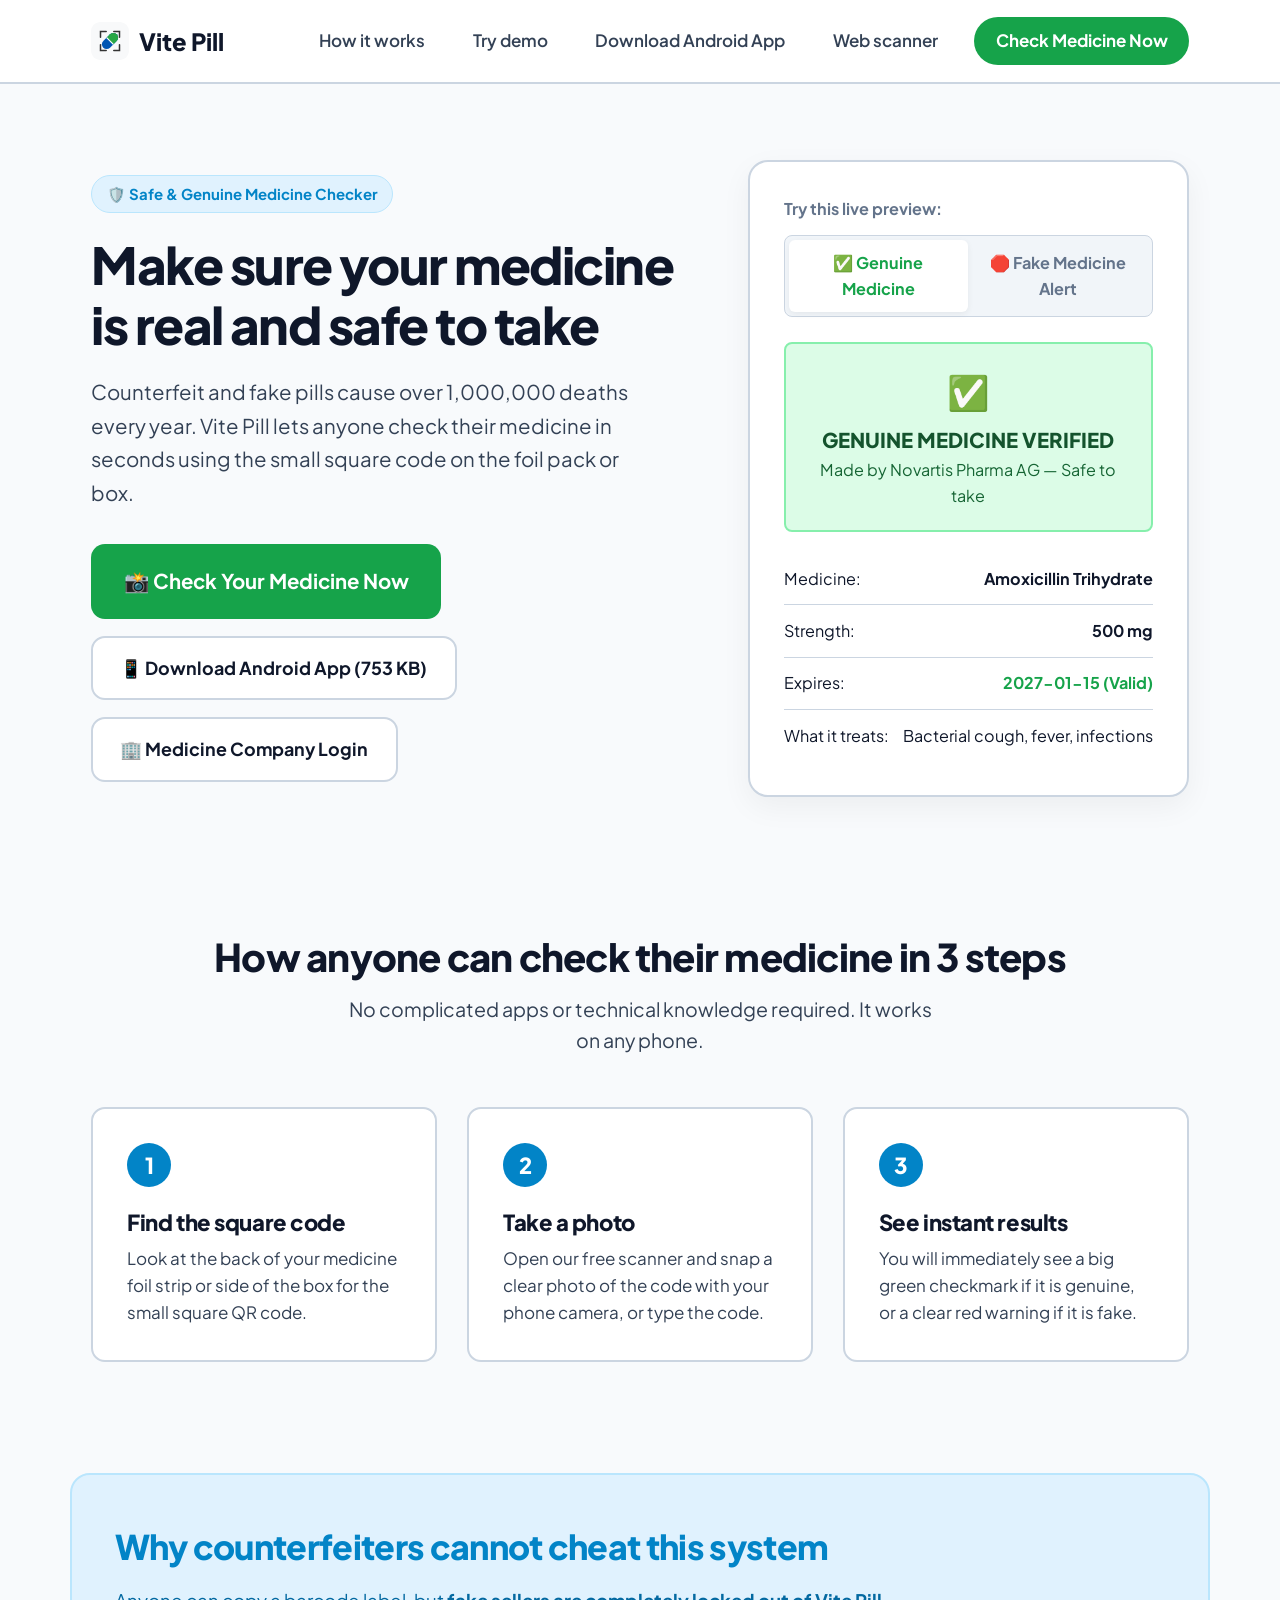
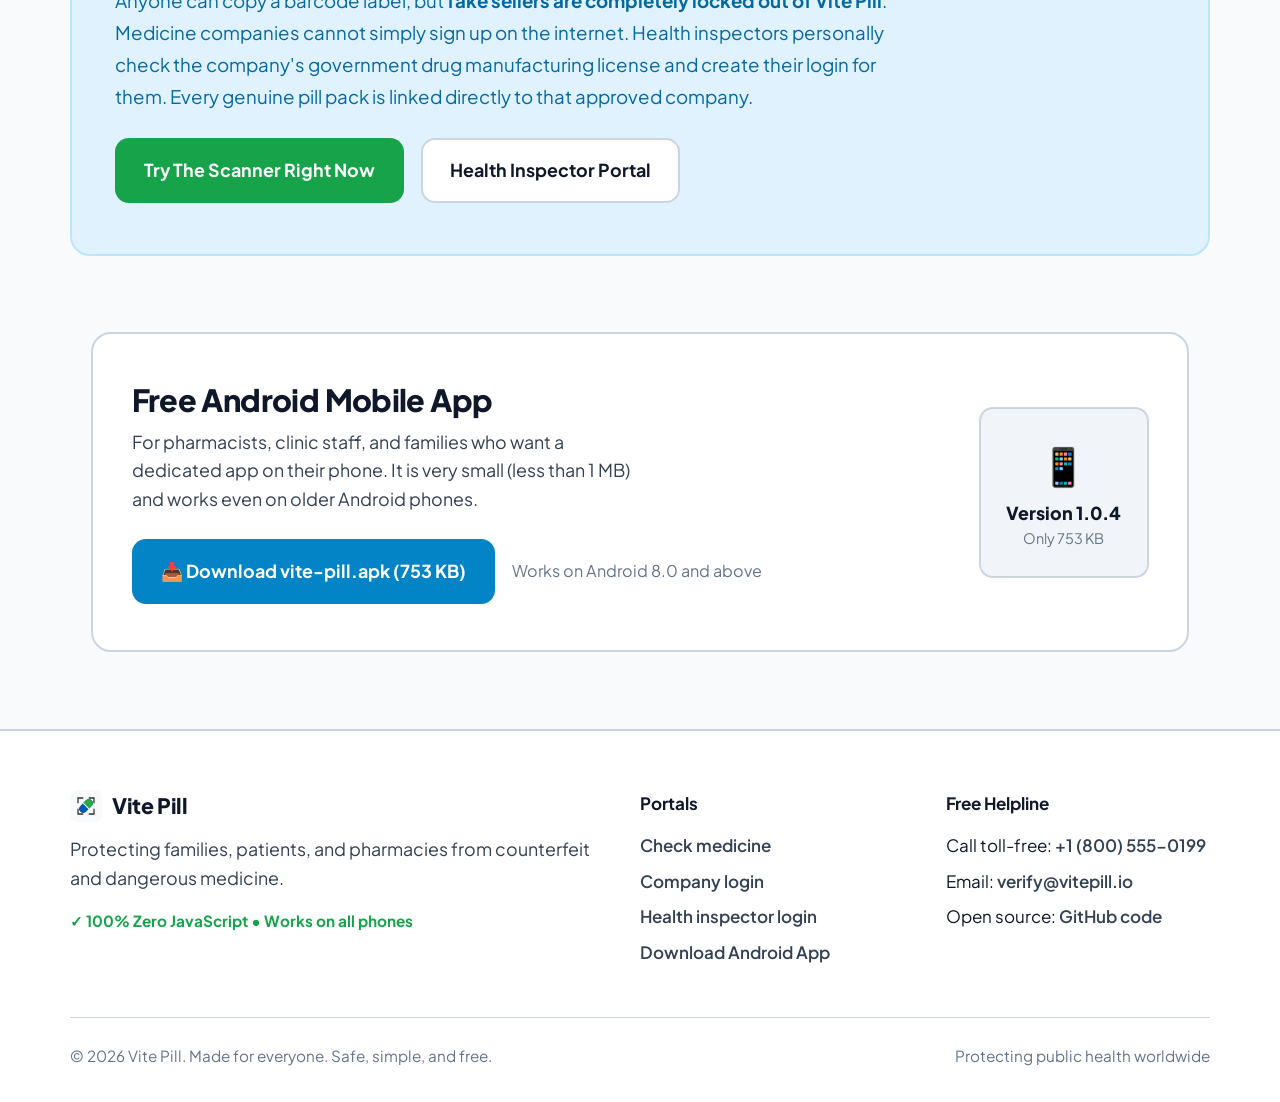
<file: index.html>
<!DOCTYPE html>
<html lang="en">
<head>
    <meta charset="UTF-8">
    <meta name="viewport" content="width=device-width, initial-scale=1.0">
    <title>Vite Pill — Check If Your Medicine Is Real and Safe</title>
    <meta name="description" content="Check if your medicine is genuine in seconds. Stop counterfeit pills and protect your family with Vite Pill. 100% Zero JavaScript.">
    
    <link rel="icon" type="image/svg+xml" href="logo.svg">
    <link rel="manifest" href="/manifest.json">
    <meta name="theme-color" content="#0284c7">
    <meta name="apple-mobile-web-app-capable" content="yes">
    <meta name="apple-mobile-web-app-status-bar-style" content="default">
    <link rel="preconnect" href="https://fonts.googleapis.com">
    <link rel="preconnect" href="https://fonts.gstatic.com" crossorigin>
    <link href="https://fonts.googleapis.com/css2?family=Plus+Jakarta+Sans:wght@400;500;600;700;800&display=swap" rel="stylesheet">

    <style>
        /* ==========================================================================
           Vite Pill — Universal Accessibility Design (100% Zero JavaScript)
           Designed for everyone: patients, elderly, parents, pharmacists, workers.
           ========================================================================== */
        :root {
            --bg-page: #f8fafc;
            --bg-card: #ffffff;
            --bg-subtle: #f1f5f9;
            --border-color: #cbd5e1;

            --text-main: #0f172a;
            --text-muted: #334155;
            --text-light: #64748b;

            --blue-primary: #0284c7;
            --blue-hover: #0369a1;
            --blue-bg: #e0f2fe;

            --green-safe: #16a34a;
            --green-hover: #15803d;
            --green-bg: #dcfce7;
            --green-border: #86efac;

            --red-danger: #dc2626;
            --red-hover: #b91c1c;
            --red-bg: #fee2e2;
            --red-border: #fca5a5;

            --font-family: 'Plus Jakarta Sans', -apple-system, BlinkMacSystemFont, 'Segoe UI', Roboto, sans-serif;

            --radius-sm: 8px;
            --radius-md: 14px;
            --radius-lg: 20px;
        }

        *, *::before, *::after {
            box-sizing: border-box;
            margin: 0;
            padding: 0;
        }

        html {
            font-size: 17px;
            scroll-behavior: smooth;
            overflow-x: hidden;
            max-width: 100%;
        }

        body {
            font-family: var(--font-family);
            background-color: var(--bg-page);
            color: var(--text-main);
            line-height: 1.6;
            min-height: 100vh;
            display: flex;
            flex-direction: column;
            overflow-x: hidden;
            -webkit-font-smoothing: antialiased;
        }

        h1, h2, h3, h4 {
            color: var(--text-main);
            font-weight: 800;
            line-height: 1.25;
            letter-spacing: -0.02em;
        }

        p {
            color: var(--text-muted);
            font-size: 1.05rem;
        }

        a {
            color: var(--blue-primary);
            text-decoration: none;
            font-weight: 600;
        }

        a:hover {
            color: var(--blue-hover);
            text-decoration: underline;
        }

        /* --------------------------------------------------------------------------
           Header
           -------------------------------------------------------------------------- */
        .site-header {
            background: #ffffff;
            border-bottom: 2px solid var(--border-color);
            position: sticky;
            top: 0;
            z-index: 100;
        }

        .header-inner {
            max-width: 1140px;
            margin: 0 auto;
            padding: 1rem 1.25rem;
            display: flex;
            align-items: center;
            justify-content: space-between;
        }

        .brand-logo {
            display: flex;
            align-items: center;
            gap: 0.6rem;
            font-size: 1.4rem;
            font-weight: 800;
            color: var(--text-main);
            text-decoration: none !important;
        }

        .brand-logo-img {
            width: 38px;
            height: 38px;
            border-radius: 9px;
            object-fit: contain;
            display: block;
        }

        .brand-icon {
            width: 38px;
            height: 38px;
            background: var(--blue-primary);
            color: #ffffff;
            border-radius: 10px;
            display: flex;
            align-items: center;
            justify-content: center;
            font-size: 1.35rem;
            font-weight: 800;
        }

        /* Mobile Drawer in pure CSS */
        .nav-toggle-input {
            display: none;
        }

        .nav-toggle-btn {
            display: none;
            cursor: pointer;
            padding: 0.5rem 0.9rem;
            background: var(--bg-subtle);
            border: 2px solid var(--border-color);
            border-radius: var(--radius-sm);
            font-weight: 700;
        }

        .nav-links {
            display: flex;
            align-items: center;
            gap: 1.5rem;
            list-style: none;
        }

        .nav-links a {
            color: var(--text-muted);
            font-size: 1rem;
            font-weight: 600;
            padding: 0.45rem 0.65rem;
            border-radius: var(--radius-sm);
            text-decoration: none;
        }

        .nav-links a:hover {
            color: var(--blue-primary);
        }

        .nav-cta {
            background: var(--green-safe) !important;
            color: #ffffff !important;
            font-weight: 700 !important;
            padding: 0.6rem 1.25rem !important;
            border-radius: 9999px !important;
        }

        .nav-cta:hover {
            background: var(--green-hover) !important;
            text-decoration: none !important;
        }

        /* --------------------------------------------------------------------------
           Hero Section (Clear, Large, Reassuring)
           -------------------------------------------------------------------------- */
        .hero {
            max-width: 1140px;
            margin: 0 auto;
            padding: 4.5rem 1.25rem 3.5rem;
            display: grid;
            grid-template-columns: 1.15fr 0.85fr;
            gap: 3.5rem;
            align-items: center;
            width: 100%;
        }

        .hero-badge {
            display: inline-flex;
            align-items: center;
            gap: 0.5rem;
            padding: 0.35rem 0.85rem;
            background: var(--blue-bg);
            border: 1px solid #bae6fd;
            border-radius: 9999px;
            color: var(--blue-primary);
            font-weight: 700;
            font-size: 0.88rem;
            margin-bottom: 1.25rem;
        }

        .hero-title {
            font-size: 3rem;
            font-weight: 800;
            letter-spacing: -0.03em;
            line-height: 1.18;
            margin-bottom: 1.25rem;
            color: var(--text-main);
        }

        .hero-desc {
            font-size: 1.2rem;
            color: var(--text-muted);
            line-height: 1.65;
            margin-bottom: 2rem;
            max-width: 540px;
        }

        .hero-actions {
            display: flex;
            gap: 1rem;
            flex-wrap: wrap;
        }

        /* Big, accessible buttons */
        .btn {
            display: inline-flex;
            align-items: center;
            justify-content: center;
            gap: 0.6rem;
            padding: 0.95rem 1.6rem;
            font-size: 1.05rem;
            font-weight: 700;
            font-family: var(--font-family);
            border-radius: var(--radius-md);
            border: 2px solid transparent;
            cursor: pointer;
            text-decoration: none !important;
            transition: all 0.15s ease;
            min-height: 54px;
        }

        .btn-green {
            background: var(--green-safe);
            color: #ffffff;
        }

        .btn-green:hover {
            background: var(--green-hover);
        }

        .btn-blue {
            background: var(--blue-primary);
            color: #ffffff;
        }

        .btn-blue:hover {
            background: var(--blue-hover);
        }

        .btn-white {
            background: #ffffff;
            color: var(--text-main);
            border-color: var(--border-color);
        }

        .btn-white:hover {
            background: var(--bg-subtle);
            border-color: var(--text-muted);
        }

        /* --------------------------------------------------------------------------
           Interactive Live Demo (Pure CSS, accessible for anyone)
           -------------------------------------------------------------------------- */
        .demo-card {
            background: var(--bg-card);
            border: 2px solid var(--border-color);
            border-radius: var(--radius-lg);
            padding: 2rem;
            box-shadow: 0 10px 30px rgba(0, 0, 0, 0.05);
        }

        .sim-radio {
            display: none;
        }

        .sim-tabs {
            display: flex;
            background: var(--bg-subtle);
            border-radius: var(--radius-sm);
            padding: 4px;
            margin-bottom: 1.5rem;
            border: 1px solid var(--border-color);
        }

        .sim-tabs label {
            flex: 1;
            padding: 0.6rem 0.85rem;
            text-align: center;
            font-size: 0.95rem;
            font-weight: 700;
            cursor: pointer;
            border-radius: 6px;
            color: var(--text-light);
            transition: all 0.15s ease;
        }

        #tab-safe:checked ~ .sim-tabs label[for="tab-safe"] {
            background: #ffffff;
            color: var(--green-safe);
            box-shadow: 0 2px 6px rgba(0,0,0,0.06);
        }

        #tab-fake:checked ~ .sim-tabs label[for="tab-fake"] {
            background: #ffffff;
            color: var(--red-danger);
            box-shadow: 0 2px 6px rgba(0,0,0,0.06);
        }

        .panel-safe, .panel-fake {
            display: none;
        }

        #tab-safe:checked ~ .panel-safe {
            display: block;
        }

        #tab-fake:checked ~ .panel-fake {
            display: block;
        }

        .fact-item {
            display: flex;
            justify-content: space-between;
            padding: 0.75rem 0;
            border-bottom: 1px solid var(--border-color);
            font-size: 0.95rem;
        }

        .fact-item:last-child {
            border-bottom: none;
        }

        /* --------------------------------------------------------------------------
           3 Steps Section
           -------------------------------------------------------------------------- */
        .section {
            max-width: 1140px;
            margin: 0 auto;
            padding: 4.5rem 1.25rem;
            width: 100%;
        }

        .section-title {
            font-size: 2.25rem;
            margin-bottom: 0.75rem;
            text-align: center;
        }

        .section-desc {
            font-size: 1.15rem;
            text-align: center;
            margin: 0 auto 3rem;
            max-width: 600px;
        }

        .steps-row {
            display: grid;
            grid-template-columns: repeat(auto-fit, minmax(280px, 1fr));
            gap: 1.75rem;
        }

        .step-box {
            background: #ffffff;
            border: 2px solid var(--border-color);
            border-radius: var(--radius-md);
            padding: 2rem;
            text-align: left;
        }

        .step-number {
            width: 44px;
            height: 44px;
            border-radius: 50%;
            background: var(--blue-primary);
            color: #ffffff;
            font-size: 1.3rem;
            font-weight: 800;
            display: flex;
            align-items: center;
            justify-content: center;
            margin-bottom: 1.25rem;
        }

        .step-heading {
            font-size: 1.3rem;
            margin-bottom: 0.5rem;
        }

        .step-copy {
            font-size: 1rem;
            color: var(--text-muted);
            line-height: 1.6;
        }

        /* --------------------------------------------------------------------------
           Why Fake Sellers Can't Fake This Section
           -------------------------------------------------------------------------- */
        .trust-banner {
            background: var(--blue-bg);
            border: 2px solid #bae6fd;
            border-radius: var(--radius-lg);
            padding: 3rem 2.5rem;
            margin: 2rem auto 4.5rem;
            max-width: 1140px;
            width: 100%;
        }

        .trust-title {
            font-size: 2rem;
            color: var(--blue-primary);
            margin-bottom: 1rem;
        }

        .trust-copy {
            font-size: 1.1rem;
            color: #0369a1;
            line-height: 1.7;
            max-width: 780px;
            margin-bottom: 1.5rem;
        }

        /* --------------------------------------------------------------------------
           Mobile App Download Card (753 KB APK)
           -------------------------------------------------------------------------- */
        .apk-card {
            background: #ffffff;
            border: 2px solid var(--border-color);
            border-radius: var(--radius-lg);
            padding: 2.75rem 2.25rem;
            display: flex;
            justify-content: space-between;
            align-items: center;
            gap: 2rem;
            flex-wrap: wrap;
        }

        /* --------------------------------------------------------------------------
           Pure CSS Modal for Portal Choices
           -------------------------------------------------------------------------- */
        .css-modal {
            position: fixed;
            top: 0;
            left: 0;
            width: 100%;
            height: 100%;
            background: rgba(15, 23, 42, 0.6);
            backdrop-filter: blur(4px);
            display: none;
            justify-content: center;
            align-items: center;
            z-index: 1000;
            padding: 1.5rem;
        }

        .css-modal:target {
            display: flex;
        }

        .modal-box {
            background: #ffffff;
            border: 2px solid var(--border-color);
            border-radius: var(--radius-lg);
            padding: 2.5rem;
            max-width: 480px;
            width: 100%;
            position: relative;
            box-shadow: 0 20px 40px rgba(0, 0, 0, 0.1);
        }

        .modal-close {
            position: absolute;
            top: 1rem;
            right: 1.25rem;
            font-size: 1.5rem;
            color: var(--text-light);
            text-decoration: none;
        }

        /* --------------------------------------------------------------------------
           Footer
           -------------------------------------------------------------------------- */
        .site-footer {
            background: #ffffff;
            border-top: 2px solid var(--border-color);
            padding: 3.5rem 1.25rem 2rem;
            margin-top: auto;
            width: 100%;
        }

        .footer-grid {
            max-width: 1140px;
            margin: 0 auto;
            display: grid;
            grid-template-columns: 2fr 1fr 1fr;
            gap: 2.5rem;
            margin-bottom: 2.5rem;
        }

        .footer-col h5 {
            font-size: 1rem;
            font-weight: 700;
            color: var(--text-main);
            margin-bottom: 0.85rem;
        }

        .footer-col ul {
            list-style: none;
        }

        .footer-col li {
            margin-bottom: 0.5rem;
        }

        .footer-col a {
            color: var(--text-muted);
            font-size: 1rem;
        }

        .footer-col a:hover {
            color: var(--blue-primary);
        }

        .footer-bottom {
            max-width: 1140px;
            margin: 0 auto;
            padding-top: 1.5rem;
            border-top: 1px solid var(--border-color);
            display: flex;
            justify-content: space-between;
            align-items: center;
            font-size: 0.9rem;
            color: var(--text-light);
            flex-wrap: wrap;
            gap: 1rem;
        }

        @media (max-width: 900px) {
            .hero {
                grid-template-columns: 1fr;
                padding-top: 3rem;
            }
            .hero-title {
                font-size: 2.4rem;
            }
            .footer-grid {
                grid-template-columns: 1fr;
            }
        }

        @media (max-width: 680px) {
            html {
                font-size: 16px;
            }
            .nav-toggle-btn {
                display: block;
            }
            .nav-links {
                display: none;
                position: absolute;
                top: 100%;
                left: 0;
                right: 0;
                background: #ffffff;
                flex-direction: column;
                align-items: stretch;
                padding: 1.5rem;
                gap: 0.75rem;
                border-bottom: 2px solid var(--border-color);
                box-shadow: 0 10px 25px rgba(0,0,0,0.08);
            }
            .nav-toggle-input:checked ~ .nav-links {
                display: flex;
            }
        }
    </style>
</head>
<body>

    <!-- Accessible Navigation -->
    <header class="site-header">
        <div class="header-inner">
            <a href="#" class="brand-logo">
                <img src="logo.svg" alt="Vite Pill" class="brand-logo-img">
                <span>Vite Pill</span>
            </a>

            <!-- Pure CSS Toggle for Mobile Phones -->
            <input type="checkbox" id="mobile-toggle" class="nav-toggle-input">
            <label for="mobile-toggle" class="nav-toggle-btn">Menu ☰</label>

            <nav class="nav-links">
                <a href="#how-it-works">How it works</a>
                <a href="#try-demo">Try demo</a>
                <a href="vite-pill.apk" download>Download Android App</a>
                <a href="/scan">Web scanner</a>
                <a href="#portal-modal" class="nav-cta">Check Medicine Now</a>
            </nav>
        </div>
    </header>

    <!-- Hero Section -->
    <section class="hero">
        <div class="hero-content">
            <div class="hero-badge">
                <span>🛡️ Safe & Genuine Medicine Checker</span>
            </div>
            <h1 class="hero-title">Make sure your medicine is real and safe to take</h1>
            <p class="hero-desc">
                Counterfeit and fake pills cause over 1,000,000 deaths every year. Vite Pill lets anyone check their medicine in seconds using the small square code on the foil pack or box.
            </p>
            <div class="hero-actions">
                <a href="/scan" class="btn btn-green" style="font-size: 1.2rem; padding: 1.1rem 1.8rem;">
                    <span>📸 Check Your Medicine Now</span>
                </a>
                <a href="vite-pill.apk" class="btn btn-white" download>
                    <span>📱 Download Android App (753 KB)</span>
                </a>
                <a href="/login" class="btn btn-white">
                    <span>🏢 Medicine Company Login</span>
                </a>
            </div>
        </div>

        <!-- Live Demo Card (Pure CSS, Instant Understanding for Anyone) -->
        <div class="demo-card" id="try-demo">
            <div style="font-size: 0.95rem; font-weight: 700; color: var(--text-light); margin-bottom: 0.75rem;">
                Try this live preview:
            </div>

            <!-- Radio tab switchers in pure CSS -->
            <input type="radio" name="sim" id="tab-safe" class="sim-radio" checked>
            <input type="radio" name="sim" id="tab-fake" class="sim-radio">

            <div class="sim-tabs">
                <label for="tab-safe">✅ Genuine Medicine</label>
                <label for="tab-fake">🛑 Fake Medicine Alert</label>
            </div>

            <!-- Safe State -->
            <div class="panel-safe">
                <div style="background: var(--green-bg); border: 2px solid var(--green-border); border-radius: var(--radius-sm); padding: 1.25rem; margin-bottom: 1.25rem; text-align: center;">
                    <div style="font-size: 2rem; margin-bottom: 0.25rem;">✅</div>
                    <div style="color: #14532d; font-weight: 800; font-size: 1.2rem;">
                        GENUINE MEDICINE VERIFIED
                    </div>
                    <div style="font-size: 0.95rem; color: #166534;">
                        Made by Novartis Pharma AG — Safe to take
                    </div>
                </div>

                <div class="fact-item">
                    <span class="fact-label">Medicine:</span>
                    <span style="font-weight: 700;">Amoxicillin Trihydrate</span>
                </div>
                <div class="fact-item">
                    <span class="fact-label">Strength:</span>
                    <span style="font-weight: 700;">500 mg</span>
                </div>
                <div class="fact-item">
                    <span class="fact-label">Expires:</span>
                    <span style="color: var(--green-safe); font-weight: 700;">2027-01-15 (Valid)</span>
                </div>
                <div class="fact-item">
                    <span class="fact-label">What it treats:</span>
                    <span>Bacterial cough, fever, infections</span>
                </div>
            </div>

            <!-- Fake State -->
            <div class="panel-fake">
                <div style="background: var(--red-bg); border: 2px solid var(--red-border); border-radius: var(--radius-sm); padding: 1.25rem; margin-bottom: 1.25rem; text-align: center;">
                    <div style="font-size: 2.2rem; margin-bottom: 0.25rem;">🛑</div>
                    <div style="color: #7f1d1d; font-weight: 800; font-size: 1.2rem;">
                        DO NOT TAKE THIS MEDICINE
                    </div>
                    <div style="font-size: 0.95rem; color: #991b1b;">
                        This code is NOT found in any verified company database.
                    </div>
                </div>

                <p style="font-size: 0.95rem; color: var(--text-muted); line-height: 1.5; margin-bottom: 1rem;">
                    Fake pills may contain chalk or dangerous chemicals. Keep the pack and call the free helpline:
                </p>

                <div style="display: flex; flex-direction: column; gap: 0.6rem;">
                    <a href="tel:+18005550199" class="btn btn-red" style="font-size: 1rem; min-height: 48px;">
                        <span>📞 Call Helpline: +1 (800) 555-0199</span>
                    </a>
                </div>
            </div>
        </div>
    </section>

    <!-- 3 Simple Steps Anyone Can Follow -->
    <section class="section" id="how-it-works">
        <h2 class="section-title">How anyone can check their medicine in 3 steps</h2>
        <p class="section-desc">
            No complicated apps or technical knowledge required. It works on any phone.
        </p>

        <div class="steps-row">
            <div class="step-box">
                <div class="step-number">1</div>
                <h3 class="step-heading">Find the square code</h3>
                <p class="step-copy">
                    Look at the back of your medicine foil strip or side of the box for the small square QR code.
                </p>
            </div>

            <div class="step-box">
                <div class="step-number">2</div>
                <h3 class="step-heading">Take a photo</h3>
                <p class="step-copy">
                    Open our free scanner and snap a clear photo of the code with your phone camera, or type the code.
                </p>
            </div>

            <div class="step-box">
                <div class="step-number">3</div>
                <h3 class="step-heading">See instant results</h3>
                <p class="step-copy">
                    You will immediately see a big green checkmark if it is genuine, or a clear red warning if it is fake.
                </p>
            </div>
        </div>
    </section>

    <!-- Why Fake Sellers Can't Fake This -->
    <div style="padding: 0 1.25rem;">
        <div class="trust-banner">
            <h2 class="trust-title">Why counterfeiters cannot cheat this system</h2>
            <p class="trust-copy">
                Anyone can copy a barcode label, but <b>fake sellers are completely locked out of Vite Pill</b>.
                Medicine companies cannot simply sign up on the internet. Health inspectors personally check the company's government drug manufacturing license and create their login for them. Every genuine pill pack is linked directly to that approved company.
            </p>
            <div style="display: flex; gap: 1rem; flex-wrap: wrap;">
                <a href="/scan" class="btn btn-green">
                    <span>Try The Scanner Right Now</span>
                </a>
                <a href="/admin-login" class="btn btn-white">
                    <span>Health Inspector Portal</span>
                </a>
            </div>
        </div>
    </div>

    <!-- Android Mobile App Download -->
    <section class="section" style="padding-top: 0;">
        <div class="apk-card">
            <div>
                <h3 style="font-size: 1.8rem; margin-bottom: 0.5rem;">Free Android Mobile App</h3>
                <p style="font-size: 1.05rem; color: var(--text-muted); max-width: 520px; margin-bottom: 1.5rem;">
                    For pharmacists, clinic staff, and families who want a dedicated app on their phone. It is very small (less than 1 MB) and works even on older Android phones.
                </p>
                <div style="display: flex; gap: 1rem; align-items: center; flex-wrap: wrap;">
                    <a href="vite-pill.apk" class="btn btn-blue" download>
                        <span>📥 Download vite-pill.apk (753 KB)</span>
                    </a>
                    <span style="color: var(--text-light); font-size: 0.95rem;">Works on Android 8.0 and above</span>
                </div>
            </div>
            <div style="background: var(--bg-subtle); border: 2px solid var(--border-color); border-radius: var(--radius-md); padding: 1.5rem; text-align: center; min-width: 160px;">
                <div style="font-size: 2.2rem; margin-bottom: 0.25rem;">📱</div>
                <div style="font-weight: 800; font-size: 1.05rem;">Version 1.0.4</div>
                <div style="font-size: 0.85rem; color: var(--text-light);">Only 753 KB</div>
            </div>
        </div>
    </section>

    <!-- Pure CSS Modal for Portal Choices -->
    <div id="portal-modal" class="css-modal">
        <div class="modal-box">
            <a href="#" class="modal-close" title="Close">×</a>
            <div style="margin-bottom: 1.75rem;">
                <h3 style="font-size: 1.5rem; margin-bottom: 0.5rem;">Choose what you want to do</h3>
                <p style="font-size: 1rem; color: var(--text-muted);">Select the portal you want to use</p>
            </div>

            <div style="display: flex; flex-direction: column; gap: 1rem;">
                <a href="/scan" class="btn btn-green">
                    <span>🔍 Check a Medicine Package</span>
                </a>
                <a href="/login" class="btn btn-blue">
                    <span>🏢 Medicine Company Login</span>
                </a>
                <a href="/admin-login" class="btn btn-white">
                    <span>🔒 Health Inspector / Admin</span>
                </a>
            </div>
        </div>
    </div>

    <!-- Universal Footer -->
    <footer class="site-footer">
        <div class="footer-grid">
            <div class="footer-brand">
                <div style="display: flex; align-items: center; gap: 0.6rem; margin-bottom: 0.75rem;">
                    <img src="logo.svg" alt="Vite Pill" style="width: 32px; height: 32px; border-radius: 7px; object-fit: contain;">
                    <h4 style="margin: 0; font-size: 1.25rem;">Vite Pill</h4>
                </div>
                <p style="margin-bottom: 1rem;">
                    Protecting families, patients, and pharmacies from counterfeit and dangerous medicine.
                </p>
                <div style="font-size: 0.9rem; font-weight: 700; color: var(--green-safe);">
                    ✓ 100% Zero JavaScript • Works on all phones
                </div>
            </div>

            <div class="footer-col">
                <h5>Portals</h5>
                <ul>
                    <li><a href="/scan">Check medicine</a></li>
                    <li><a href="/login">Company login</a></li>
                    <li><a href="/admin-login">Health inspector login</a></li>
                    <li><a href="vite-pill.apk" download>Download Android App</a></li>
                </ul>
            </div>

            <div class="footer-col">
                <h5>Free Helpline</h5>
                <ul>
                    <li>Call toll-free: <a href="tel:+18005550199">+1 (800) 555-0199</a></li>
                    <li>Email: <a href="mailto:verify@vitepill.io">verify@vitepill.io</a></li>
                    <li>Open source: <a href="https://github.com/SenpaiMudit/Vite-Pill">GitHub code</a></li>
                </ul>
            </div>
        </div>

        <div class="footer-bottom">
            <span>© 2026 Vite Pill. Made for everyone. Safe, simple, and free.</span>
            <span>Protecting public health worldwide</span>
        </div>
    </footer>

</body>
</html>
</file>
